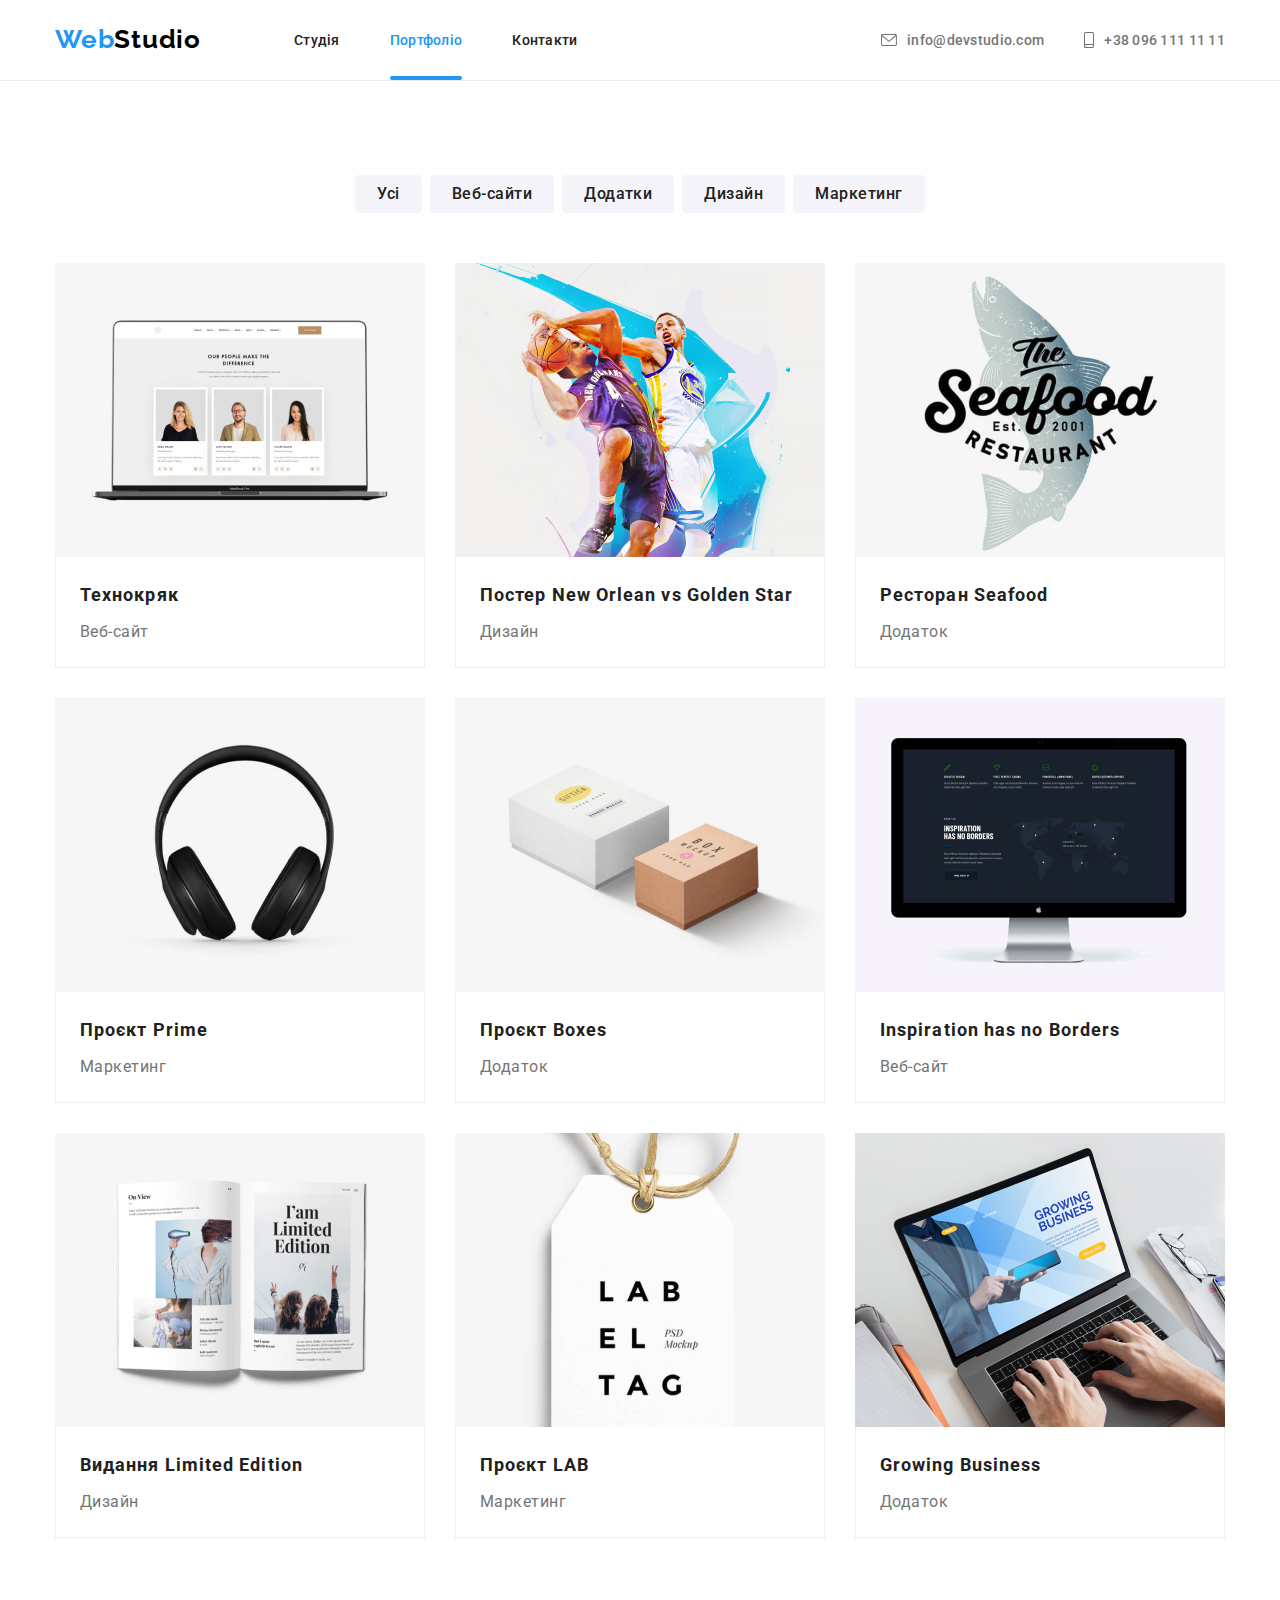
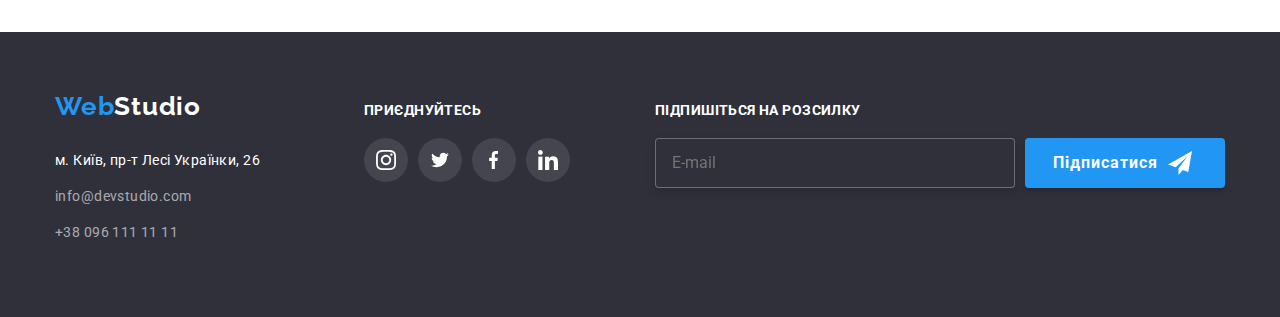
<file: portfolios.html>
<!DOCTYPE html>
<html lang="en">
  <head>
    <meta charset="UTF-8" />
    <meta http-equiv="X-UA-Compatible" content="IE=edge" />
    <meta name="viewport" content="width=device-width, initial-scale=1.0" />
    <title>Portfolios</title>
    <link rel="preconnect" href="https://fonts.googleapis.com" />
    <link rel="preconnect" href="https://fonts.gstatic.com" crossorigin />
    <link
      href="https://fonts.googleapis.com/css2?family=Raleway:wght@700&family=Roboto:wght@400;500;700;900&display=swap"
      rel="stylesheet"
    />
    <link
      rel="stylesheet"
      href="https://cdnjs.cloudflare.com/ajax/libs/modern-normalize/1.1.0/modern-normalize.min.css"
    />
    <!-- Style -->
    <link rel="stylesheet" href="./css/style.css" />
    <link rel="stylesheet" href="./css/main.min.css">
  </head>
  <body>
    <header class="header">
      <div class="container">

        <div class="header__container">
           <a href="./index.html" class="topline"
              >Web<span class="toplinesecond">Studio</span></a>

          <div class="header__menu">
            <ul class="header__navigation">
              <li>
                <a href="./index.html" class="header__link">Студія</a>
              </li>

              <li>
                <a href="./portfolios.html" class="header__link current">Портфоліо</a>
              </li>

              <li><a href="" class="header__link">Контакти</a></li>
          </ul>
          
          <ul class="header__contact">
            <li class="header__links">
              <a href="info@devstudio.com" class="header__info">
                <svg class="contact-icon" width="16" height="12">
                  <use href="./images/icons.svg#icon-envelope"></use></svg
                >info@devstudio.com</a
              >
            </li>

            <li class="header__links">
              <a href="tel:+380961111111" class="header__info">
                <svg class="contact-icon" width="10" height="16">
                  <use href="./images/icons.svg#icon-smartphone"></use></svg
                >+38 096 111 11 11</a
              >
            </li>
          </ul>
          </div>
         
         
            <button type="button"  class="mobile-menu__open js-open-menu">
              <svg width="26"  height="16">
             <use class="icon-menu" href=" ./images/icons.svg#icon-menu"></use>
             </svg>
           </button>

    

        </div>
      </div>
    </header>
    <main>
      <section class="example">
        <div class="container">
          <ul class="example__items">
            <li>
              <button class="example__button" type="button">Усі</button>
            </li>

            <li>
              <button class="example__button" type="button">Веб-сайти</button>
            </li>

            <li >
              <button class="example__button" type="button">Додатки</button>
            </li>

            <li >
              <button class="example__button" type="button">Дизайн</button>
            </li>

            <li>
              <button class="example__button" type="button">Маркетинг</button>
            </li>
          </ul>

          <ul class="project">
            <li class="project__item">
              <div class="project__card">
                <img src="./images/photo4.jpg" alt="Технокряк" width="370" />
                <p class="text">
                  Ресурс пропонує комплексні пропозиції з різним рівнем
                  функціоналу та сервісів. Все це дозволить відвідувачу отримати
                  вичерпні відомості про компанію чи приватну особу.
                </p>
              </div>
              <div class="project__name">
                <h3 class="project__nameing">Технокряк</h3>
                <p class="project__referral">Веб-сайт</p>
              </div>
            </li>

           <li class="project__item">
              <div class="project__card">
                <img
                  src="./images/photo5.jpg"
                  alt="Постер New Orlean vs Golden Star"
                  width="370"
                />
                <p class="text">
                  Ресурс пропонує комплексні пропозиції з різним рівнем
                  функціоналу та сервісів. Все це дозволить відвідувачу отримати
                  вичерпні відомості про компанію чи приватну особу.
                </p>
              </div>
          
              <div class="project__name">
                <h3 class="project__nameing">Постер New Orlean vs Golden Star</h3>
                <p class="project__referral">Дизайн</p>
              </div>
            </li>


          <li class="project__item">
             <div class="project__card">
                <img
                  src="./images/photo6.jpg"
                  alt="Ресторан Seafood"
                  width="370"
                />
                <p class="text">
                  Ресурс пропонує комплексні пропозиції з різним рівнем
                  функціоналу та сервісів. Все це дозволить відвідувачу отримати
                  вичерпні відомості про компанію чи приватну особу.
                </p>
              </div>
              <div class="project__name">
                <h3 class="project__nameing">Ресторан Seafood</h3>
                <p class="project__referral">Додаток</p>
              </div>
            </li>


           <li class="project__item">
              <div class="project__card">
                <img src="./images/photo7.jpg" alt="Проєкт Prime" width="370" />
                <p class="text">
                  Ресурс пропонує комплексні пропозиції з різним рівнем
                  функціоналу та сервісів. Все це дозволить відвідувачу отримати
                  вичерпні відомості про компанію чи приватну особу.
                </p>
              </div>
              <div class="project__name">
                <h3 class="project__nameing">Проєкт Prime</h3>
                <p class="project__referral">Маркетинг</p>
              </div>
            </li>



           <li class="project__item">
              <div class="project__card">
                <img src="./images/photo8.jpg" alt="Проєкт Boxes" width="370" />
                <p class="text">
                  Ресурс пропонує комплексні пропозиції з різним рівнем
                  функціоналу та сервісів. Все це дозволить відвідувачу отримати
                  вичерпні відомості про компанію чи приватну особу.
                </p>
              </div>
             <div class="project__name">
                <h3 class="project__nameing">Проєкт Boxes</h3>
                <p class="project__referral">Додаток</p>
              </div>
            </li>



            <li class="project__item">
              <div class="project__card">
                <img
                  src="./images/photo9.jpg"
                  alt="Inspiration has no Borders"
                  width="370"
                />
                <p class="text">
                  Ресурс пропонує комплексні пропозиції з різним рівнем
                  функціоналу та сервісів. Все це дозволить відвідувачу отримати
                  вичерпні відомості про компанію чи приватну особу.
                </p>
              </div>
             <div class="project__name">
                <h3 class="project__nameing">Inspiration has no Borders</h3>
                <p class="project__referral">Веб-сайт</p>
              </div>
            </li>

           <li class="project__item">
              <div class="project__card">
                <img
                  src="./images/photo10.jpg"
                  alt="Видання Limited Edition"
                  width="370"
                />
                <p class="text">
                  Ресурс пропонує комплексні пропозиції з різним рівнем
                  функціоналу та сервісів. Все це дозволить відвідувачу отримати
                  вичерпні відомості про компанію чи приватну особу.
                </p>
              </div>

              <div class="project__name">
                <h3 class="project__nameing">Видання Limited Edition</h3>
                <p class="project__referral">Дизайн</p>
              </div>
            </li>

           <li class="project__item">
              <div class="project__card">
                <img src="./images/photo11.jpg" alt="Проєкт LAB" width="370" />
                <p class="text">
                  Ресурс пропонує комплексні пропозиції з різним рівнем
                  функціоналу та сервісів. Все це дозволить відвідувачу отримати
                  вичерпні відомості про компанію чи приватну особу.
                </p>
              </div>
             <div class="project__name">
                <h3 class="project__nameing">Проєкт LAB</h3>
                <p class="project__referral">Маркетинг</p>
              </div>
            </li>


           <li class="project__item">
              <div class="project__card">
                <img
                  src="./images/photo12.jpg"
                  alt="Growing Business"
                  width="370"
                />
                <p class="text">
                  Ресурс пропонує комплексні пропозиції з різним рівнем
                  функціоналу та сервісів. Все це дозволить відвідувачу отримати
                  вичерпні відомості про компанію чи приватну особу.
                </p>
              </div>
             <div class="project__name">
                <h3 class="project__nameing">Growing Business</h3>
                <p class="project__referral">Додаток</p>
              </div>
            </li>
          </ul>
        </div>
      </section>
    </main>
    <footer class="footer">
      <div class="container footer-container">
        <div class="footeritem">
          <a href="./index.html" class="topline"
            >Web<span class="studiofooter">Studio</span></a
          >
          <address>
            <p class="adres">м. Київ, пр-т Лесі Українки, 26</p>
            <a href="info@devstudio.com" class="footer-contacts">info@devstudio.com</a>
            <a href="+380961111111" class="footer-contacts">+38 096 111 11 11</a>
          </address>
        </div>


      
        <div class="join">
          <h2 class="join__title">Приєднуйтесь</h2>
          <ul class="join__socials-list">
            <li class="socials-list__item">
              <a class="item__link" href="#">
                <svg width="20" height="20">
                  <use href="./images/icons.svg#icon-instagram"></use>
                </svg>
              </a>
            </li>

            <li class="socials-list__item">
              <a class="item__link" href="#">
                <svg width="20" height="16">
                  <use href="./images/icons.svg#icon-Twitter"></use>
                </svg>
              </a>
            </li>

            <li class="socials-list__item">
              <a class="item__link" href="#">
                <svg width="10" height="20">
                  <use href="./images/icons.svg#icon-Facebook"></use>
                </svg>
              </a>
            </li>

            <li class="socials-list__item">
              <a class="item__link" href="#">
                <svg width="20" height="20">
                  <use href="./images/icons.svg#icon-Linkedin"></use>
                </svg>
              </a>
            </li>
          </ul>
        </div>


        <div class="mobile-menu js-menu-container">
          <div class="container-menu">
            <button class="mobile-menu__close js-close-menu" type="button">
    
             <svg width="26" height="16" >
              <use class="icon-cross" href="./images/icons.svg#icon-vector"></use>
             </svg>
            </button>
      
       <div class="mobile-menu__navigation">
        
        <ul class="mobile-menu__links"> 
          <li><a href="./index.html" class="mobile-menu__link current">Студія</a></li>
          
          <li><a href="./portfolios.html" class="mobile-menu__link">Портфоліо</a></li>
          
          <li><a href="" class="mobile-menu__link">Контакти</a></li>
        </ul>
      
        
              <ul class="mobile-menu__contacts">
            <li>
                <a href="+380961111111" class="mobile-menu__tell"
                >+38 096 111 11 11</a>
              </li>
                <li>
                <a href="info@devstudio.com" class="mobile-menu__email"
                >info@devstudio.com</a>
              </li>
              </ul>
          
              <ul class="mobile-menu__pages">
                <li class="mobile-menu__ver">
                  <a href="#" class="mobile-menu__page">Instagram</a></li>
                <li class="mobile-menu__ver">
                  <a href="#" class="mobile-menu__page">Twitter</a></li>
                <li class="mobile-menu__ver">
                  <a href="#" class="mobile-menu__page">Facebook</a></li>
                <li class="mobile-menu__ver">
                  <a href="#" class="mobile-menu__page">LinkedIn</a></li>
              </ul>
        
       </div>
    
    
          </div>
        </div>

        
        <div class="subscribe-wrapper">
          <form name="subscribe-form">
          <h2 class="subscribe-form__title">Підпишіться на розсилку</h2>
          <div class="subscribe-form__content">
              <label class="subscribe-form__label" for="user-email"></label>

              <input
                class="subscribe-form__input"
                type="email"
                name="user-email"
                id="user-email"
                placeholder="E-mail"
              />

              <div class="subscribe-form__submit">
                <button class="subscribe-form__button" type="submit">
                  Підписатися
                  <svg width="24" height="24">
                    <use href="./images/icons.svg#icon-icon-send"></use>
                  </svg>
                </button>
              </div>
            </div>
          </form>
        </div>
      </div>
    </footer>
  </body>
</html>
</file>
<file: css/style.css>

</file>
<file: css/main.min.css>
:root{--color-primary: #212121;--color-secondary: #757575;--color-hover: #2196f3;--color-filter: #f5f4fa;--color--white: #ffffff;--color--nav--: #2f303a;--color--icongroup--: #afb1b8}*{-webkit-box-sizing:border-box;box-sizing:border-box}body{color:var(--color-primary);font-family:"Roboto",sans-serif;margin:0 auto}img{display:block;max-width:100%;height:auto;margin-left:auto;margin-right:auto}ul{list-style:none;padding-left:0;margin:0}h1,h2,h3,h4,h5,h6,p{margin:0}h2{font-weight:700;font-size:14px;line-height:1.142;letter-spacing:.03em;margin-top:0;margin-bottom:10px}.button{display:block;text-align:center;margin:0 auto;color:var(--color--white);background-color:var(--color-hover);border:none;font-family:"Roboto",sans-serif;font-weight:700;font-size:16px;line-height:1.875;border-radius:4px;width:216px;height:50px;letter-spacing:.06em;cursor:pointer}.header{border-bottom:1px solid #ececec}.header__container{display:-webkit-box;display:-ms-flexbox;display:flex;-webkit-box-align:center;-ms-flex-align:center;align-items:center}@media(max-width: 768px){.header__container{min-height:60px;-webkit-box-pack:justify;-ms-flex-pack:justify;justify-content:space-between}}.header__menu{position:relative;display:none}@media(min-width: 768px){.header__menu{display:-webkit-box;display:-ms-flexbox;display:flex;-webkit-box-flex:1;-ms-flex-positive:1;flex-grow:1;-webkit-box-pack:justify;-ms-flex-pack:justify;justify-content:space-between;-webkit-box-align:center;-ms-flex-align:center;align-items:center}}.header__navigation{display:-webkit-box;display:-ms-flexbox;display:flex;margin:0;padding-left:0;gap:50px}.header__link{display:block;position:relative;padding-top:32px;padding-bottom:32px;color:var(--color-primary);text-decoration:none;font-weight:500;font-size:14px;line-height:1.142;-webkit-transition-property:background-color,color;transition-property:background-color,color;-webkit-transition-duration:250ms;transition-duration:250ms;-webkit-transition-timing-function:linear;transition-timing-function:linear;letter-spacing:.02em}.header__link:hover,.header__link:focus{color:var(--color-hover)}.header__link.current{color:var(--color-hover)}.header__link.current:after{position:absolute;bottom:0;right:0;content:"";width:100%;height:4px;background-color:var(--color-hover);border-radius:2px}@media(min-width: 1200px){.header__contact{display:-webkit-box;display:-ms-flexbox;display:flex;-webkit-box-align:center;-ms-flex-align:center;align-items:center;margin-left:auto;padding:0}}@media(max-width: 1200px){.header__links:not(:last-child){margin-bottom:10px}}.header__info{color:var(--color-secondary);font-weight:500;font-size:11px;line-height:1.16;text-decoration:none;display:-webkit-box;display:-ms-flexbox;display:flex;-webkit-box-align:center;-ms-flex-align:center;align-items:center;font-size:12px;letter-spacing:.02em}.header__info:hover,.header__info:focus{color:var(--color-hover);fill:var(--color-hover)}.header__info:hover>.contact-icon{fill:var(--color-hover)}@media(min-width: 1200px){.header__info{margin-left:40px;font-size:14px;line-height:1.142}}.header .contact-icon{margin-right:10px;fill:var(--color-secondary)}.header .topline{color:var(--color-hover);font-family:Raleway;text-decoration:none;font-weight:700;font-size:26px;line-height:1.119;letter-spacing:.03em;margin-right:93px}.header .toplinesecond{color:#000;font-family:Raleway;text-decoration:none}.mobile-menu__open{display:-webkit-inline-box;display:-ms-inline-flexbox;display:inline-flex;margin:0;padding:0;border:none;background-color:rgba(0,0,0,0)}.mobile-menu__open:hover,.mobile-menu__open:focus{fill:var(--color-hover)}@media(min-width: 768px){.mobile-menu__open{display:none}}.menu-container{position:absolute;top:100%;padding:20px;left:0;width:100%;text-align:center;font-size:20px;background-color:red}.hero-section{width:100%;height:400px;margin-left:auto;margin-right:auto;padding-top:120px;padding-bottom:200px;outline:1px solid #000;background-image:-webkit-gradient(linear, left top, right top, from(rgba(47, 48, 58, 0.4)), to(rgba(47, 48, 58, 0.4))),url("../images/Headerimg480.jpg");background-image:linear-gradient(to right, rgba(47, 48, 58, 0.4), rgba(47, 48, 58, 0.4)),url("../images/Headerimg480.jpg");background-repeat:no-repeat;background-position:center;background-size:cover;background-color:rgba(47,48,58,.4)}.hero-section__title{color:var(--color--white);font-family:"Roboto",sans-serif;font-weight:900;font-size:26px;line-height:1.615;letter-spacing:.06em;text-align:center;text-transform:uppercase;margin:0;margin-bottom:30px}@media(min-width: 768px){.hero-section{max-width:770px;height:400px;margin-left:auto;margin-right:auto;padding-top:120px;padding-bottom:200px;outline:1px solid #000;background-image:-webkit-gradient(linear, left top, right top, from(rgba(47, 48, 58, 0.4)), to(rgba(47, 48, 58, 0.4))),url("../images/Headerimg780.jpg");background-image:linear-gradient(to right, rgba(47, 48, 58, 0.4), rgba(47, 48, 58, 0.4)),url("../images/Headerimg780.jpg");background-repeat:no-repeat;background-position:center;background-size:cover;background-color:rgba(47,48,58,.4)}.hero-section__title{color:var(--color--white);font-family:"Roboto",sans-serif;font-weight:900;font-size:26px;line-height:1.615;letter-spacing:.06em;text-align:center;text-transform:uppercase;margin:0;margin-bottom:30px}}@media(min-width: 1200px){.hero-section{max-width:1600px;height:600px;margin-left:auto;margin-right:auto;padding-top:200px;padding-bottom:200px;outline:1px solid #000;background-image:-webkit-gradient(linear, left top, right top, from(rgba(47, 48, 58, 0.4)), to(rgba(47, 48, 58, 0.4))),url("../images/HeroImg1280.jpg");background-image:linear-gradient(to right, rgba(47, 48, 58, 0.4), rgba(47, 48, 58, 0.4)),url("../images/HeroImg1280.jpg");background-repeat:no-repeat;background-position:center;background-size:cover;background-color:rgba(47,48,58,.4)}.hero-section__title{color:var(--color--white);font-family:"Roboto",sans-serif;font-weight:900;font-size:44px;line-height:1.363;letter-spacing:.06em;text-align:center;text-transform:uppercase;margin:0;margin-bottom:30px}}.benefits-section{padding-top:60px;padding-bottom:60px}@media(min-width: 768px){.benefits-section{padding-top:94px;padding-bottom:94px}}.benefits-items{padding:0;margin:0}@media(min-width: 768px){.benefits-items{display:-webkit-box;display:-ms-flexbox;display:flex;-ms-flex-wrap:wrap;flex-wrap:wrap;gap:30px}}@media(min-width: 1200px){.benefits-items{display:-webkit-box;display:-ms-flexbox;display:flex;-ms-flex-wrap:nowrap;flex-wrap:nowrap;padding:0;margin:0;gap:30px}}@media(min-width: 768px){.benefits-item{width:354px}}@media(max-width: 768px){.benefits-item{margin-bottom:30px}}.benefits-icon{height:120px;background-color:#f5f4fa;border-radius:4px;margin-bottom:30px;display:-webkit-box;display:-ms-flexbox;display:flex;-webkit-box-align:center;-ms-flex-align:center;align-items:center;-webkit-box-pack:center;-ms-flex-pack:center;justify-content:center}.benefits-discription{font-weight:400;font-size:14px;line-height:1.714;letter-spacing:.03em;color:#757575}@media screen and (max-width: 767px){.benefits-title{font-weight:700;font-size:14px;line-height:1.142;letter-spacing:.03em;margin-top:0;margin-bottom:10px;text-align:center}}.employment-section{padding-bottom:94px}.employment-section .employment__title{color:var(--color-primary);margin:0;margin-bottom:50px;font-size:36px;line-height:1.166;text-align:center;letter-spacing:.03em}.employment-section .employment-item{position:relative;display:-webkit-box;display:-ms-flexbox;display:flex;padding:0;margin:0;gap:30px}.employment-section .employment-item .employment__item—caption{position:absolute;bottom:0;background:rgba(47,48,58,.8)}.employment-section .employment-item .employment__item—caption{display:-webkit-box;display:-ms-flexbox;display:flex;-webkit-box-pack:center;-ms-flex-pack:center;justify-content:center;-webkit-box-align:center;-ms-flex-align:center;align-items:center;width:370px;height:70px;font-weight:700;font-size:14px;line-height:1.14;letter-spacing:.03em;color:var(--color--white);text-transform:uppercase}@media(max-width: 780px){.employment-section{display:none}}@media(max-width: 1200px){.employment-section{display:none}}.team-section{background:var(--color-filter);padding-top:60px;padding-bottom:60px;width:100%}@media(min-width: 768px){.team-section{padding-top:94px;padding-bottom:94px}}.team-section .team__title{color:var(--color-primary);font-size:28px;line-height:1.26;letter-spacing:.03em;text-align:center;margin:0;margin-bottom:50px}@media(min-width: 768px){.team-section .team__title{font-size:36px;line-height:1.166;letter-spacing:.03em}}.team-section .team__cards{margin:0;padding:0}@media(min-width: 768px){.team-section .team__cards{margin:0;padding:0;display:-webkit-box;display:-ms-flexbox;display:flex;gap:30px;-ms-flex-wrap:wrap;flex-wrap:wrap;-webkit-box-pack:center;-ms-flex-pack:center;justify-content:center}}.team-section .team__cards .team__img{background-color:var(--color--white);-webkit-box-shadow:0px 1px 3px rgba(0,0,0,.12),0px 1px 1px rgba(0,0,0,.14),0px 2px 1px rgba(0,0,0,.2);box-shadow:0px 1px 3px rgba(0,0,0,.12),0px 1px 1px rgba(0,0,0,.14),0px 2px 1px rgba(0,0,0,.2);border-radius:0px 0px 4px 4px}@media(max-width: 767px){.team-section .team__cards .team__img{margin-bottom:30px}.team-section .team__cards .team__img:last-child{margin-bottom:0}}.team-section .team__cards .team__img .team__info{padding-top:30px;padding-bottom:24px}@media(min-width: 1200px){.team-section .team__cards .team__img .team__info{padding-bottom:30px}}.team-section .team__cards .team__img .team__info .team__name{color:var(--color-primary);font-weight:500;font-size:16px;line-height:1.187;letter-spacing:.03em;text-align:center;margin:0;margin-bottom:10px}.team-section .team__cards .team__img .team__info .team__job{color:var(--color-secondary);font-size:16px;line-height:1.187;letter-spacing:.03em;text-align:center;margin:0}.team-section .team__cards .team__img .team__info .info__socials-list{display:-webkit-box;display:-ms-flexbox;display:flex;-webkit-box-align:center;-ms-flex-align:center;align-items:center;gap:10px;margin-top:16px;-webkit-box-pack:center;-ms-flex-pack:center;justify-content:center}.team-section .team__cards .team__img .team__info .info__socials-list .socials-list__item{width:44px;height:44px}.team-section .team__cards .team__img .team__info .info__socials-list .socials-list__item .socials-list__link{display:-webkit-box;display:-ms-flexbox;display:flex;-webkit-box-pack:center;-ms-flex-pack:center;justify-content:center;-webkit-box-align:center;-ms-flex-align:center;align-items:center;width:100%;height:100%;background-color:var(--color--white);fill:var(--color--icongroup--);border-radius:50%;-webkit-transition-property:background-color,fill;transition-property:background-color,fill;-webkit-transition-duration:250ms;transition-duration:250ms;-webkit-transition-timing-function:linear;transition-timing-function:linear}.team-section .team__cards .team__img .team__info .info__socials-list .socials-list__item .socials-list__link:hover,.team-section .team__cards .team__img .team__info .info__socials-list .socials-list__item .socials-list__link:focus{background-color:var(--color-hover);fill:var(--color--white)}.client{padding-top:60px;padding-bottom:60px}@media(min-width: 768px){.client{padding-top:94px;padding-bottom:94px}}.client__title{color:var(--color-primary);font-size:36px;line-height:1.166;letter-spacing:.03em;text-align:center;margin:0;margin-bottom:50px}.client__items{display:-webkit-box;display:-ms-flexbox;display:flex;-ms-flex-wrap:wrap;flex-wrap:wrap;margin:0;padding:0;gap:30px;-webkit-box-pack:center;-ms-flex-pack:center;justify-content:center}@media(min-width: 780px){.client__items{display:-webkit-box;display:-ms-flexbox;display:flex;margin:0;padding:0;-webkit-box-pack:center;-ms-flex-pack:center;justify-content:center}}@media(min-width: 780px)and (min-width: 1200px){.client__items{display:-webkit-box;display:-ms-flexbox;display:flex;margin:0;padding:0;gap:30px}}.client__items .client__item{width:210px;height:92px}@media(min-width: 768px){.client__items .client__item{width:226px}}@media(min-width: 1200px){.client__items .client__item{width:170px}}.client__items .client__item .client__logo{display:-webkit-box;display:-ms-flexbox;display:flex;-webkit-box-pack:center;-ms-flex-pack:center;justify-content:center;-webkit-box-align:center;-ms-flex-align:center;align-items:center;width:100%;height:100%;fill:#afb1b8;border:1px solid #afb1b8;border-radius:4px;-webkit-transition-property:fill;transition-property:fill;-webkit-transition-duration:250ms;transition-duration:250ms;-webkit-transition-timing-function:linear;transition-timing-function:linear}.client__items .client__item .client__logo:hover,.client__items .client__item .client__logo:focus{fill:var(--color-hover);border:1px solid var(--color-hover)}.footer{padding-top:60px;padding-bottom:60px;background-color:var(--color--nav--)}.footer .footer-container{display:-webkit-box;display:-ms-flexbox;display:flex;-webkit-box-align:baseline;-ms-flex-align:baseline;align-items:baseline}@media(max-width: 767px){.footer .footer-container{display:block}}@media(max-width: 1199px){.footer .footer-container{-ms-flex-wrap:wrap;flex-wrap:wrap;-ms-flex-pack:distribute;justify-content:space-around;row-gap:60px}}@media(min-width: 1200px){.footer .footer-container .subscribe-wrapper{margin-left:auto}}.footer .footer-container .subscribe-wrapper .subscribe-form__title{color:var(--color--white);font-size:14px;line-height:1.142;letter-spacing:.03em;text-transform:uppercase;margin-bottom:20px;text-align:center}@media(min-width: 1200px){.footer .footer-container .subscribe-wrapper .subscribe-form__title{text-align:left}}.footer .footer-container .subscribe-wrapper .subscribe-form__content{display:block;-webkit-box-align:center;-ms-flex-align:center;align-items:center}@media(min-width: 768px){.footer .footer-container .subscribe-wrapper .subscribe-form__content{display:block;-webkit-box-align:center;-ms-flex-align:center;align-items:center}}@media(min-width: 1200px){.footer .footer-container .subscribe-wrapper .subscribe-form__content{display:-webkit-box;display:-ms-flexbox;display:flex}}@media(max-width: 768px){.footer .footer-container .subscribe-wrapper .subscribe-form__content .subscribe-form__input{width:100%;color:var(--color--white);background-color:#2f303a;border:1px solid rgba(255,255,255,.3);-webkit-filter:drop-shadow(0px 4px 4px rgba(0, 0, 0, 0.15));filter:drop-shadow(0px 4px 4px rgba(0, 0, 0, 0.15));border-radius:4px;margin-right:10px}}@media(min-width: 768px){.footer .footer-container .subscribe-wrapper .subscribe-form__content .subscribe-form__input{width:450px;color:var(--color--white);background-color:#2f303a;border:1px solid rgba(255,255,255,.3);-webkit-filter:drop-shadow(0px 4px 4px rgba(0, 0, 0, 0.15));filter:drop-shadow(0px 4px 4px rgba(0, 0, 0, 0.15));border-radius:4px;margin-right:10px}}@media(min-width: 1200px){.footer .footer-container .subscribe-wrapper .subscribe-form__content .subscribe-form__input{width:360px;color:var(--color--white);background-color:#2f303a;border:1px solid rgba(255,255,255,.3);-webkit-filter:drop-shadow(0px 4px 4px rgba(0, 0, 0, 0.15));filter:drop-shadow(0px 4px 4px rgba(0, 0, 0, 0.15));border-radius:4px;margin-right:10px}}.footer .footer-container .subscribe-wrapper .subscribe-form__content input{padding:15px 16px}.footer .footer-container .subscribe-wrapper .subscribe-form__content .subscribe-form__submit{display:-webkit-box;display:-ms-flexbox;display:flex;-webkit-box-pack:center;-ms-flex-pack:center;justify-content:center;padding-top:20px}@media(min-width: 1200px){.footer .footer-container .subscribe-wrapper .subscribe-form__content .subscribe-form__submit{padding:0}}.footer .footer-container .subscribe-wrapper .subscribe-form__content .subscribe-form__button{display:-webkit-box;display:-ms-flexbox;display:flex;width:200px;height:50px;font-weight:700;font-size:16px;line-height:1.875;-webkit-box-align:center;-ms-flex-align:center;align-items:center;text-align:center;gap:10px;letter-spacing:.06em;color:var(--color--white);background-color:var(--color-hover);border:none;-webkit-box-shadow:0px 4px 4px rgba(0,0,0,.15);box-shadow:0px 4px 4px rgba(0,0,0,.15);border-radius:4px;padding:10px 28px;fill:var(--color--white);cursor:pointer}.footer .footer-container .join{display:block;padding-top:60px;padding-bottom:60px}@media(min-width: 768px){.footer .footer-container .join{margin-left:70px;padding:0}}.footer .footer-container .join .join__title{color:var(--color--white);font-size:14px;line-height:1.142;letter-spacing:.03em;text-transform:uppercase;margin-bottom:20px;text-align:center}@media(min-width: 1200px){.footer .footer-container .join .join__title{text-align:left}}.footer .footer-container .join__socials-list{display:-webkit-box;display:-ms-flexbox;display:flex;-webkit-box-align:center;-ms-flex-align:center;align-items:center;gap:10px;margin:0;-webkit-box-pack:center;-ms-flex-pack:center;justify-content:center}@media(min-width: 768px){.footer .footer-container .join__socials-list{display:-webkit-box;display:-ms-flexbox;display:flex;-webkit-box-align:center;-ms-flex-align:center;align-items:center;gap:10px;margin:0}}.footer .footer-container .join__socials-list .socials-list__item{width:44px;height:44px}.footer .footer-container .join__socials-list .socials-list__item .item__link{display:-webkit-box;display:-ms-flexbox;display:flex;-webkit-box-pack:center;-ms-flex-pack:center;justify-content:center;-webkit-box-align:center;-ms-flex-align:center;align-items:center;width:100%;height:100%;background-color:var(--color--white);fill:var(--color--icongroup--);border-radius:50%;margin:0;fill:var(--color--white);background-color:rgba(255,255,255,.1);-webkit-transition-property:background-color,fill;transition-property:background-color,fill;-webkit-transition-duration:250ms;transition-duration:250ms;-webkit-transition-timing-function:linear;transition-timing-function:linear}.footer .footer-container .join__socials-list .socials-list__item .item__link:hover,.footer .footer-container .join__socials-list .socials-list__item .item__link:focus{background-color:var(--color-hover)}.footer .footer-container .topline{color:var(--color-hover);font-family:Raleway;text-decoration:none;font-weight:700;font-size:26px;line-height:1.119;letter-spacing:.03em;display:block;text-align:center}@media(min-width: 780px){.footer .footer-container .topline{color:var(--color-hover);font-family:Raleway;text-decoration:none;font-weight:700;font-size:26px;line-height:1.119;letter-spacing:.03em;display:block;text-align:center}}@media(min-width: 780px)and (min-width: 1200px){.footer .footer-container .topline{margin-right:93px;color:var(--color-hover);font-family:Raleway;text-decoration:none;font-weight:700;font-size:26px;line-height:1.119;letter-spacing:.03em}}.footer .footer-container .studiofooter{color:var(--color--white);font-family:Raleway;text-decoration:none}.footer .footer-container address{font-style:normal;font-weight:400;font-size:14px;line-height:1.71;color:var(--color--white);letter-spacing:.03em;margin-top:28px}.footer .footer-container address .adres{color:var(--color--white);padding-bottom:12px}@media(max-width: 768px){.footer .footer-container address .adres{color:var(--color--white);padding-bottom:12px;text-align:center}}@media(min-width: 1200px){.footer .footer-container address .adres{color:var(--color--white);padding-bottom:12px}}.footer .footer-container address .footer-contacts{color:rgba(255,255,255,.6);font-size:14px;line-height:1.71;text-decoration:none;display:block;text-align:center;margin-bottom:12px;letter-spacing:.03em}@media(min-width: 780px){.footer .footer-container address .footer-contacts{color:rgba(255,255,255,.6);font-size:14px;line-height:1.71;text-decoration:none;display:block;text-align:center;margin-bottom:12px;letter-spacing:.03em}}@media(min-width: 1200px){.footer .footer-container address .footer-contacts{color:rgba(255,255,255,.6);font-size:14px;line-height:1.71;text-decoration:none;display:-webkit-box;display:-ms-flexbox;display:flex;margin-bottom:12px;letter-spacing:.03em}}.footer .footer-container address .footer-contacts:hover,.footer .footer-container address .footer-contacts:focus{color:var(--color-hover)}.backdrop{position:fixed;top:0;left:0;width:100%;height:100%;background-color:rgba(0,0,0,.2);opacity:1;-webkit-transition:opacity 500ms cubic-bezier(0.4, 0, 0.2, 1);transition:opacity 500ms cubic-bezier(0.4, 0, 0.2, 1)}.is-hidden{opacity:0;visibility:hidden;pointer-events:none}.modal{position:absolute;top:50%;left:50%;-webkit-transform:translate(-50%, -50%);transform:translate(-50%, -50%);background-color:var(--color--white);-webkit-box-shadow:0px 1px 3px rgba(0,0,0,.12),0px 1px 1px rgba(0,0,0,.14),0px 2px 1px rgba(0,0,0,.2);box-shadow:0px 1px 3px rgba(0,0,0,.12),0px 1px 1px rgba(0,0,0,.14),0px 2px 1px rgba(0,0,0,.2);border-radius:4px;padding:16px}@media(max-width: 1199px){.modal{width:95%;max-width:450px;height:95%;max-height:609px;overflow:scroll}}@media(min-width: 1200px){.modal{width:528px;height:581px}}@media(min-width: 480px){.modal{position:absolute;top:50%;left:50%;-webkit-transform:translate(-50%, -50%);transform:translate(-50%, -50%);padding:24px}}.modal__close{position:absolute;top:8px;right:8px}.modal .button-icon{display:block;width:30px;height:30px;border-radius:50%;padding:0;-webkit-box-pack:end;-ms-flex-pack:end;justify-content:flex-end;background-color:var(--color--white);border:1px solid rgba(0,0,0,.1);cursor:pointer;-webkit-transition-property:border-color,background-color,fill;transition-property:border-color,background-color,fill;-webkit-transition-duration:250ms;transition-duration:250ms;-webkit-transition-timing-function:linear;transition-timing-function:linear}.modal .button-icon:hover,.modal .button-icon:focus{fill:var(--color-hover)}.modal .form{width:100%}.modal .form .form__title{margin:0;margin-bottom:30px;text-align:center;font-weight:700;font-size:16px;line-height:1.33;letter-spacing:.02em;color:#212121;padding-top:20px}@media(min-width: 480px){.modal .form .form__title{padding:0}}.modal .form .form-field{position:relative;margin-bottom:30px}.modal .form .form-field .form-input{width:100%;height:40px;border:1px solid rgba(33,33,33,.2);border-radius:4px;padding-left:40px;cursor:pointer;-webkit-transition-property:border-color,background-color,fill;transition-property:border-color,background-color,fill;-webkit-transition-duration:250ms;transition-duration:250ms;-webkit-transition-timing-function:linear;transition-timing-function:linear}.modal .form .form-field .form-input:hover,.modal .form .form-field .form-input:focus{border:1px solid var(--color-hover)}.modal .form .form-field .placeholder{position:absolute;left:40px}.modal .form .form-field .form-label{position:absolute;top:-19px;left:0px;font-weight:400;font-size:12px;line-height:14px;letter-spacing:.01em;color:#757575}.modal .form .form-field .icon-form{position:absolute;top:50%;left:15px;-webkit-transform:translateY(-50%);transform:translateY(-50%)}.modal .form .form-field .icon-form:hover,.modal .form .form-field .icon-form:focus{fill:var(--color-hover)}.modal .form .coment-item{position:relative;margin-bottom:20px}.modal .form .coment-item .form-coment{position:absolute;top:-20px;left:0;font-weight:400;font-size:12px;line-height:1.166;letter-spacing:.01em;color:#757575}.modal .form .coment-item .coment-item-textarea{resize:none;width:100%;height:120px;padding:12px 16px;border:1px solid rgba(33,33,33,.2);border-radius:4px;cursor:pointer;-webkit-transition-property:border-color,background-color,fill;transition-property:border-color,background-color,fill;-webkit-transition-duration:250ms;transition-duration:250ms;-webkit-transition-timing-function:linear;transition-timing-function:linear}.modal .form .coment-item .coment-item-textarea:hover,.modal .form .coment-item .coment-item-textarea:focus{border-color:var(--color-hover)}.modal .form .coment-item .coment-item-textarea::-webkit-input-placeholder{font-size:12px;line-height:1.166;letter-spacing:.01em}.modal .form .coment-item .coment-item-textarea::-moz-placeholder{font-size:12px;line-height:1.166;letter-spacing:.01em}.modal .form .coment-item .coment-item-textarea:-ms-input-placeholder{font-size:12px;line-height:1.166;letter-spacing:.01em}.modal .form .coment-item .coment-item-textarea::-ms-input-placeholder{font-size:12px;line-height:1.166;letter-spacing:.01em}.modal .form .coment-item .coment-item-textarea::placeholder{font-size:12px;line-height:1.166;letter-spacing:.01em}.modal .form .form-submit{display:block;text-align:center;margin:0 auto;color:var(--color--white);background-color:var(--color-hover);border:none;font-family:"Roboto",sans-serif;font-weight:700;font-size:16px;line-height:1.875;border-radius:4px;width:216px;height:50px;letter-spacing:.06em;cursor:pointer;-webkit-transition-property:border-color,background-color,fill;transition-property:border-color,background-color,fill;-webkit-transition-duration:250ms;transition-duration:250ms;-webkit-transition-timing-function:linear;transition-timing-function:linear}.modal .form .form-submit:hover{background-color:#188ce8;-webkit-box-shadow:0px 4px 4px rgba(0,0,0,.15);box-shadow:0px 4px 4px rgba(0,0,0,.15)}.policy-text{margin-bottom:30px}.policy-text-list{display:-webkit-box;display:-ms-flexbox;display:flex;margin-bottom:30px;padding-left:14px;font-size:14px;line-height:1,714;letter-spacing:.03em}.policy-text-item{-webkit-appearance:none;-moz-appearance:none;appearance:none}.policy-text-icon{position:absolute;fill:rgba(0,0,0,0);border:2px solid var(--color-primary);border-radius:2px}.policy-text-item:checked+.policy-text-icon{fill:var(--color--white);background-color:var(--color-hover);border-color:var(--color-hover)}.policy-text-label{position:relative;padding-left:23px;cursor:pointer;font-weight:400;font-size:12px;line-height:1.333;letter-spacing:.04em}.policy-text-conditions{margin-bottom:30px;font-weight:400;font-size:12px;line-height:1.333;letter-spacing:.03em;color:var(--color-hover)}.example{padding-top:94px;padding-bottom:94px}.example__items{margin:0;display:-webkit-box;display:-ms-flexbox;display:flex;-webkit-box-pack:center;-ms-flex-pack:center;justify-content:center;gap:8px;margin-bottom:50px}.example__button{color:var(--color-primary);background-color:var(--color-filter);border-color:var(--color-filter);font-family:inherit;font-weight:500;font-size:16px;line-height:1.625;border:none;border-radius:4px;letter-spacing:.03em;cursor:pointer;padding:6px 22px;-webkit-transition-property:background-color,color;transition-property:background-color,color;-webkit-transition-duration:250ms;transition-duration:250ms;-webkit-transition-timing-function:linear;transition-timing-function:linear}.example__button:hover,.example__button:focus{color:var(--color--white);background-color:var(--color-hover);-webkit-box-shadow:0px 3px 1px rgba(0,0,0,.1),0px 1px 2px rgba(0,0,0,.08),0px 2px 2px rgba(0,0,0,.12);box-shadow:0px 3px 1px rgba(0,0,0,.1),0px 1px 2px rgba(0,0,0,.08),0px 2px 2px rgba(0,0,0,.12)}.example .project{display:-webkit-box;display:-ms-flexbox;display:flex;-ms-flex-wrap:wrap;flex-wrap:wrap;gap:30px;padding:0;margin:0}.example .project__item:hover .text{-webkit-transform:translateY(0);transform:translateY(0)}.example .project__item:hover,.example .project__item:focus{cursor:pointer;-webkit-box-shadow:0px 1px 1px rgba(0,0,0,.12),0px 4px 4px rgba(0,0,0,.06),1px 4px 6px rgba(0,0,0,.16);box-shadow:0px 1px 1px rgba(0,0,0,.12),0px 4px 4px rgba(0,0,0,.06),1px 4px 6px rgba(0,0,0,.16)}.example .project__card{position:relative;overflow:hidden}.example .project__card:hover{cursor:pointer}.example .project__name{padding-top:20px;padding-bottom:20px;padding-left:24px;padding-right:24px;border:1px solid #eee;border-top:none}.example .project__nameing{font-size:18px;line-height:2;letter-spacing:.06em;margin:0;padding-bottom:4px}.example .project__referral{color:#757575;font-weight:400;font-size:16px;line-height:1.875;letter-spacing:.03em;margin-top:0;margin-bottom:0}.example .project .text{position:absolute;width:100%;height:100%;padding-top:63px;padding-left:24px;font-weight:400;font-size:18px;line-height:1.55;letter-spacing:.03em;color:var(--color--white);background-color:rgba(33,150,243,.9);bottom:0px;-webkit-transform:translateY(100%);transform:translateY(100%);-webkit-transition:-webkit-transform 250ms cubic-bezier(0.4, 0, 0.2, 1);transition:-webkit-transform 250ms cubic-bezier(0.4, 0, 0.2, 1);transition:transform 250ms cubic-bezier(0.4, 0, 0.2, 1);transition:transform 250ms cubic-bezier(0.4, 0, 0.2, 1), -webkit-transform 250ms cubic-bezier(0.4, 0, 0.2, 1)}.mobile-menu{position:fixed;top:0;left:0;width:100%;height:100%;background-color:#fff;-webkit-transform:translateX(100%);transform:translateX(100%);-webkit-transition:-webkit-transform 500ms;transition:-webkit-transform 500ms;transition:transform 500ms;transition:transform 500ms, -webkit-transform 500ms;overflow-y:scroll}.mobile-menu .container-menu{padding:40px}.mobile-menu__close{position:absolute;top:21px;right:25px;border:none;background-color:#fff}.mobile-menu__close:hover,.mobile-menu__close:focus{fill:var(--color-hover)}.mobile-menu.is-open{-webkit-transform:translateX(0);transform:translateX(0)}.mobile-menu__navigation{display:-webkit-box;display:-ms-flexbox;display:flex;-webkit-box-orient:vertical;-webkit-box-direction:normal;-ms-flex-direction:column;flex-direction:column;height:100%}.mobile-menu__links{margin-bottom:auto}.mobile-menu__links>li{margin-bottom:30px}.mobile-menu__links>li:last-child{margin-bottom:0}.mobile-menu__link{font-weight:500;font-size:40px;line-height:1.175;letter-spacing:.02em;text-decoration:none;color:#212121}.mobile-menu__link:hover,.mobile-menu__link:focus{color:var(--color-hover)}.mobile-menu__tell{font-weight:500;font-size:34px;line-height:1.17;letter-spacing:.02em;text-decoration:none;color:#2196f3}.mobile-menu__email{font-weight:500;font-size:24px;line-height:1.16;letter-spacing:.02em;text-decoration:none;color:#757575}.mobile-menu__pages{margin-top:60px;display:-webkit-box;display:-ms-flexbox;display:flex;margin-bottom:50px;-ms-flex-wrap:wrap;flex-wrap:wrap;row-gap:10px}.mobile-menu__page{font-weight:500;font-size:18px;line-height:22px;letter-spacing:.02em;text-decoration:none;color:#2196f3}.mobile-menu__ver{padding:0px 10px;border-right:1px solid rgba(33,33,33,.2)}.mobile-menu__ver:last-child{border:none}.mobile-menu__ver:first-child{padding-left:0}.mobile-menu__contacts>li{margin-bottom:30px}.mobile-menu__contacts>li:last-child{margin:0}.container{margin-left:auto;margin-right:auto;padding-left:15px;padding-right:15px;width:100%}@media(min-width: 480px){.container{margin-left:auto;margin-right:auto;padding-left:15px;padding-right:15px;width:480px}}@media(min-width: 768px){.container{margin-left:auto;margin-right:auto;padding-left:15px;padding-right:15px;width:768px}}@media(min-width: 1200px){.container{margin-left:auto;margin-right:auto;padding-left:15px;padding-right:15px;width:1200px}}.container-menu{margin-left:auto;margin-right:auto;padding-left:40px;padding-right:40px;width:100%;height:100%}/*# sourceMappingURL=main.min.css.map */
</file>
